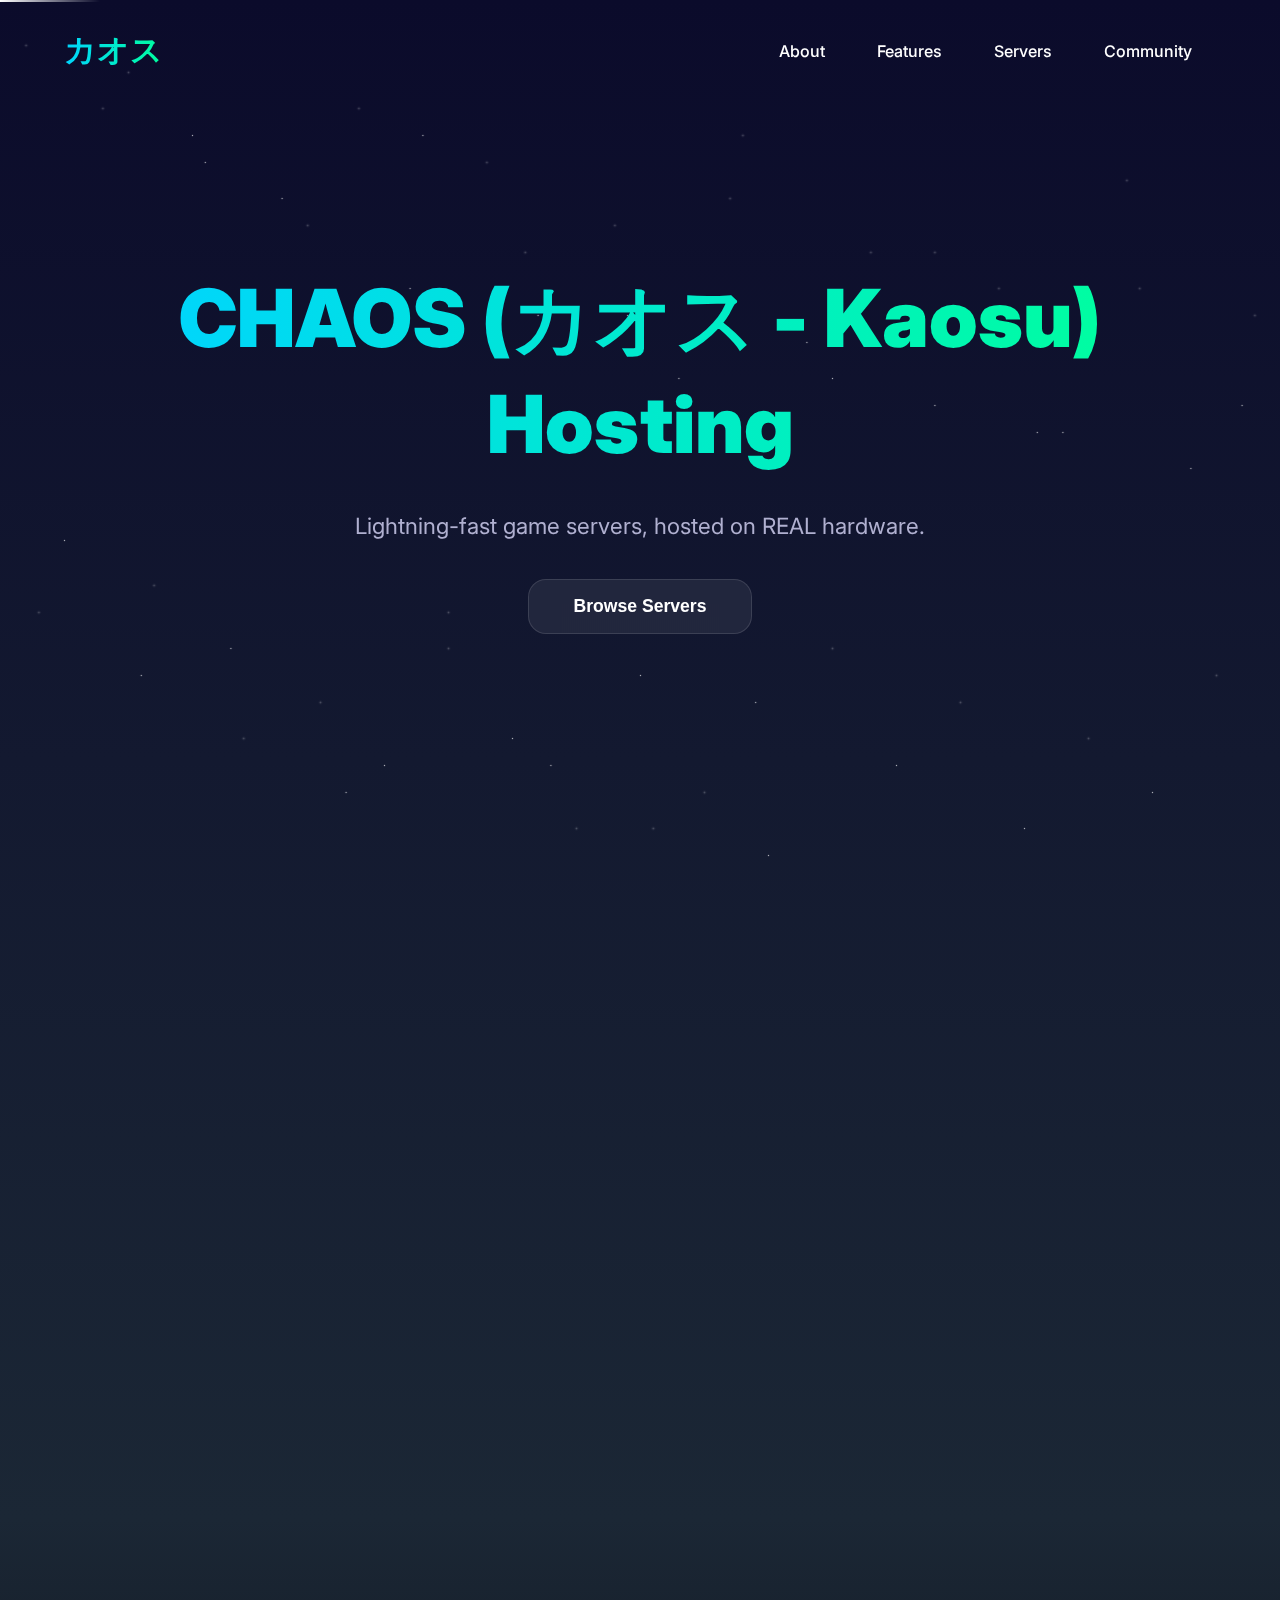
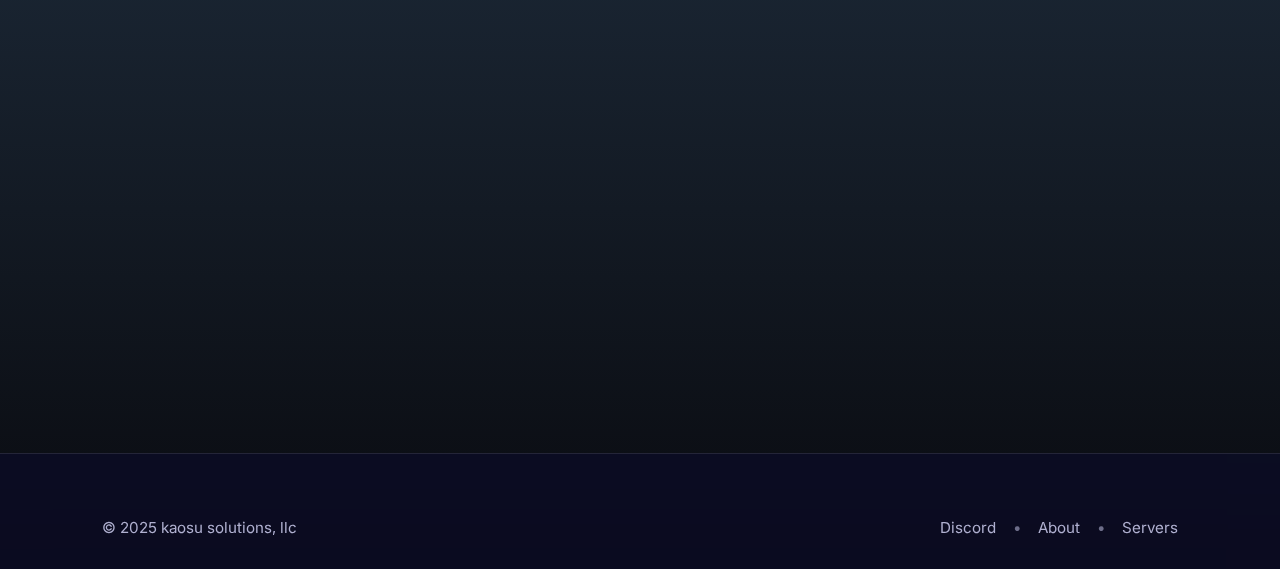
<file: index.html>
<!-- 
 
    made with ❤️ by
        __                              _____
       / /______ _____  _______  __   _|__  /
      / //_/ __ `/ __ \/ ___/ / / /  (_)/_ < 
     / ,< / /_/ / /_/ (__  ) /_/ /  _ ___/ / 
    /_/|_|\__,_/\____/____/\__,_/  (_)____/  

    note..
        - this code/file is protected by basic intellectual property rights, if found duplicated/reproduced without permission, legal action may occur.
        - this was made for "CHAOS (kaosu) Hosting", only authorized for use on any subdomain and/or path associated with "kaosu.xyz" and "kaosu-hosting.online"

-->

<!DOCTYPE html>
<html lang="en">
<head>
  <meta charset="UTF-8">
  <meta name="viewport" content="width=device-width, initial-scale=1.0">
  <title>CHAOS Hosting | Light-Speed Server Hosting</title>

  <link href="https://fonts.googleapis.com/css2?family=Inter:wght@300;400;500;600;700;900&display=swap" rel="stylesheet">

  <link href="https://unpkg.com/aos@2.3.1/dist/aos.css" rel="stylesheet">
  <link rel="stylesheet" href="assets/css/style.css">
</head>
<body>
  <div class="stars"></div>
  <div class="shooting-star"></div>
  <div class="shooting-star"></div>
  <div class="shooting-star"></div>
  <div class="shooting-star"></div>
  <div class="shooting-star"></div>

  <nav id="navbar">
    <div class="logo">カオス</div>
    <div class="nav-links">
      <a href="#about">About</a>
      <a href="#features">Features</a>
      <a href="servers.html">Servers</a>
      <a href="https://discord.gg/45Mvq8AgQE">Community</a>
    </div>
  </nav>

  <section class="hero" data-aos="fade-up">
    <h1>CHAOS (カオス - Kaosu) Hosting</h1>
    <p>Lightning-fast game servers, hosted on REAL hardware.</p>
    <a href="servers.html"><button class="btn"><span>Browse Servers</span></button></a>
  </section>

  <section id="about">
    <div data-aos="fade-up">
      <h2>About CHAOS Hosting</h2>
      <p style="max-width:900px;margin:0 auto;text-align:center;font-size:1.2rem;color:var(--text-light);line-height:1.8;">
        Fast, low-latency servers for BeamMP, and more games soon!<br>
        Hosted on real hardware, on quick networks!<br>
        Please note, I am working on making these servers public (so y'all can host your own)
      </p>
    </div>
  </section>

  <section id="features">
    <h2 data-aos="fade-up">About Our Servers</h2>
    <div class="tiles">
      <div class="tile" data-aos="fade-up" data-aos-delay="100">
        <h3>Performance</h3>
        <p><span class="bold">Low Ping</span>: 4-300ms (depending on your location)<br>
           <span class="bold">Real Hardware</span>: No VPS, all real.<br>
           <span class="bold">Gigabit Networking</span>: Our servers are hosted on gigabit-networks!</p>
      </div>

      <div class="tile" data-aos="fade-up" data-aos-delay="200">
        <h3>Capacity</h3>
        <p>Up to 30 players can run smoothly with mods!</p>
      </div>
    </div>
  </section>

  <footer>
    <div class="footer-content">
      <p>© 2025 kaosu solutions, llc</p>
      <div class="footer-links">
        <a href="https://discord.gg/45Mvq8AgQE">Discord</a>
        <span>•</span>
        <a href="#about">About</a>
        <span>•</span>
        <a href="servers.html">Servers</a>
      </div>
    </div>
  </footer>

  <script src="assets/js/servers-logic.js"></script>
  <script src="assets/js/nav-scroll.js"></script>
  <script src="https://unpkg.com/aos@2.3.1/dist/aos.js"></script>
  <script>AOS.init({ duration: 900, once: true });</script>
</body>
</html>
</file>
<file: assets/css/style.css>
/* 
 
    made with ❤️ by
        __                              _____
       / /______ _____  _______  __   _|__  /
      / //_/ __ `/ __ \/ ___/ / / /  (_)/_ < 
     / ,< / /_/ / /_/ (__  ) /_/ /  _ ___/ / 
    /_/|_|\__,_/\____/____/\__,_/  (_)____/  

    note..
        - this code/file is protected by basic intellectual property rights, if found duplicated/reproduced without permission, legal action may occur.
        - this was made for "CHAOS (kaosu) Hosting", only authorized for use on any subdomain and/or path associated with "kaosu.xyz" and "kaosu-hosting.online"

*/

:root {
    --bg-start: #0b0b2b;
    --bg-mid: #1b2735;
    --bg-end: #090a0f;
    --glass: rgba(255, 255, 255, 0.07);
    --glass-border: rgba(255, 255, 255, 0.12);
    --accent: #00d4ff;
    --text: #e8e8ff;
    --text-light: #b0b0d0;
}

* { margin:0; padding:0; box-sizing:border-box; }
body {
    font-family: 'Inter', sans-serif;
    background: linear-gradient(to bottom, var(--bg-start), var(--bg-mid) 70%, var(--bg-end));
    color: var(--text);
    min-height: 100vh;
    overflow-x: hidden;
}

.stars {
    width: 1px; height: 1px; position: absolute; background: white;
    box-shadow: 
    2vw 5vh 2px white, 10vw 8vh 2px white, 15vw 15vh 1px white,
    22vw 22vh 1px white, 28vw 12vh 2px white, 32vw 32vh 1px white,
    38vw 18vh 2px white, 42vw 35vh 1px white, 48vw 25vh 2px white,
    53vw 42vh 1px white, 58vw 15vh 2px white, 63vw 38vh 1px white,
    68vw 28vh 2px white, 73vw 45vh 1px white, 78vw 32vh 2px white,
    83vw 48vh 1px white, 88vw 20vh 2px white, 93vw 52vh 1px white,
    98vw 35vh 2px white, 5vw 60vh 1px white, 12vw 65vh 2px white,
    18vw 72vh 1px white, 25vw 78vh 2px white, 30vw 85vh 1px white,
    35vw 68vh 2px white, 40vw 82vh 1px white, 45vw 92vh 2px white,
    50vw 75vh 1px white, 55vw 88vh 2px white, 60vw 95vh 1px white,
    65vw 72vh 2px white, 70vw 85vh 1px white, 75vw 78vh 2px white,
    80vw 92vh 1px white, 85vw 82vh 2px white, 90vw 88vh 1px white,
    95vw 75vh 2px white;
    animation: twinkle 8s infinite linear;
    top: 0; left: 0;
}
.stars::after {
    content: "";
    position: absolute;
    width: 1px; height: 1px; background: white;
    box-shadow: 
    8vw 12vh 2px white, 16vw 18vh 1px white, 24vw 25vh 2px white,
    33vw 15vh 1px white, 41vw 28vh 2px white, 49vw 35vh 1px white,
    57vw 22vh 2px white, 65vw 42vh 1px white, 73vw 28vh 2px white,
    81vw 48vh 1px white, 89vw 32vh 2px white, 97vw 45vh 1px white,
    3vw 68vh 2px white, 11vw 75vh 1px white, 19vw 82vh 2px white,
    27vw 88vh 1px white, 35vw 72vh 2px white, 43vw 85vh 1px white,
    51vw 92vh 2px white, 59vw 78vh 1px white;
    animation: twinkle 6s infinite linear reverse;
}
@keyframes twinkle {
    0%,100% { opacity: 0.8; }
    50% { opacity: 0.4; }
}

.shooting-star {
    position: absolute;
    width: 100px; height: 2px;
    background: linear-gradient(90deg, white, transparent);
    animation: shoot 3s infinite ease-in;
}
.shooting-star:nth-child(1) { top:20%; left:-100px; animation-delay:0s; }
.shooting-star:nth-child(2) { top:35%; left:-100px; animation-delay:1s; }
.shooting-star:nth-child(3) { top:50%; left:-100px; animation-delay:2s; }
.shooting-star:nth-child(4) { top:65%; left:-100px; animation-delay:1.5s; }
.shooting-star:nth-child(5) { top:80%; left:-100px; animation-delay:0.7s; }

@keyframes shoot {
    0%   { transform: translateX(0) translateY(0) rotate(25deg); opacity:1; }
    100% { transform: translateX(120vw) translateY(50vh) rotate(25deg); opacity:0; }
}

nav {
    position: fixed;
    top: 0; left: 0; right: 0;
    padding: 1.8rem 5%;
    display: flex;
    justify-content: space-between;
    align-items: center;
    z-index: 1000;
    transition: all 0.4s ease;
}
nav.scrolled {
    background: rgba(11, 11, 43, 0.7);
    backdrop-filter: blur(20px);
    padding: 1rem 5%;
    box-shadow: 0 10px 30px rgba(0,0,0,0.5);
}
.logo { font-size: 2rem; font-weight: 900; background: linear-gradient(90deg, #00d4ff, #00ff9d); -webkit-background-clip: text; -webkit-text-fill-color: transparent; }
.nav-links a {
    color: white; margin: 0 1.5rem; text-decoration: none; font-weight: 500; transition: 0.3s;
}
.nav-links a:hover { color: var(--accent); }

.hero {
    height: 100vh;
    display: flex;
    flex-direction: column;
    justify-content: center;
    align-items: center;
    text-align: center;
    padding: 0 10%;
}
.hero h1 {
    font-size: 5rem;
    font-weight: 900;
    background: linear-gradient(90deg, #00d4ff, #00ff9d);
    -webkit-background-clip: text;
    -webkit-text-fill-color: transparent;
    margin-bottom: 1rem;
}
.hero p { font-size: 1.4rem; max-width: 700px; color: var(--text-light); margin: 1.5rem 0 2.5rem; }

.btn {
    position: relative;
    padding: 1rem 2.8rem;
    background: var(--glass);
    border: 1px solid var(--glass-border);
    border-radius: 18px;
    color: white;
    font-weight: 600;
    font-size: 1.1rem;
    cursor: pointer;
    overflow: hidden;
    backdrop-filter: blur(12px);
    transition: all 0.4s;
}
.btn::before {
    content: '';
    position: absolute;
    top: 0; left: -100%;
    width: 100%; height: 100%;
    background: linear-gradient(90deg, transparent, rgba(255,255,255,0.2), transparent);
    transition: 0.7s;
}
.btn:hover::before { left: 100%; }
.btn span { position: relative; z-index: 2; }

section { padding: 140px 8%; }
h2 {
    font-size: 3.2rem;
    text-align: center;
    margin-bottom: 4rem;
    background: linear-gradient(90deg, #00d4ff, #00ff9d);
    -webkit-background-clip: text;
    -webkit-text-fill-color: transparent;
}

.tiles {
    display: grid;
    grid-template-columns: repeat(auto-fit, minmax(320px, 1fr));
    gap: 2rem;
    max-width: 1400px;
    margin: 0 auto;
}
.tile {
    position: relative;
    background: var(--glass);
    border: 1px solid var(--glass-border);
    border-radius: 24px;
    padding: 2.5rem;
    overflow: hidden;
    backdrop-filter: blur(16px);
    transition: transform 0.4s ease;
}
.tile:hover { transform: translateY(-12px); }
.tile::before {
    content: '';
    position: absolute;
    top: var(--my, 50%);
    left: var(--mx, 50%);
    width: 300px;
    height: 300px;
    background: radial-gradient(circle, rgba(0,212,255,0.25), transparent 70%);
    transform: translate(-50%, -50%);
    opacity: 0;
    transition: opacity 0.3s;
    pointer-events: none;
}
.tile:hover::before { opacity: 1; }

.tile img {
    width: 80px; height: 80px;
    object-fit: contain;
    margin-bottom: 1.5rem;
    filter: drop-shadow(0 0 10px rgba(0,212,255,0.5));
}
.tile h3 { font-size: 1.6rem; margin-bottom: 1rem; }
.tile p { color: var(--text-light); line-height: 1.7; }
.tile .bold { font-weight: 700; color: var(--accent); }

.server-list { max-width: 900px; margin: 0 auto; }
.server-card {
    background: var(--glass);
    border: 1px solid var(--glass-border);
    border-radius: 20px;
    padding: 2rem;
    margin-bottom: 1.5rem;
    backdrop-filter: blur(16px);
    cursor: pointer;
    transition: transform 0.3s;
}
.server-card:hover { transform: translateY(-5px); }

footer {
  padding: 4rem 8% 2rem;
  background: rgba(11, 11, 43, 0.6);
  backdrop-filter: blur(20px);
  border-top: 1px solid rgba(255, 255, 255, 0.1);
  margin-top: auto;
}

.footer-content {
  max-width: 1400px;
  margin: 0 auto;
  display: flex;
  justify-content: space-between;
  align-items: center;
  flex-wrap: wrap;
  gap: 1rem;
  color: var(--text-light);
  font-size: 0.95rem;
}

.footer-links a {
  color: var(--text-light);
  text-decoration: none;
  transition: color 0.3s;
}

.footer-links a:hover {
  color: var(--accent);
}

.footer-links span {
  margin: 0 0.8rem;
  opacity: 0.6;
}

@media (max-width: 768px) {
  .footer-content {
    flex-direction: column;
    text-align: center;
  }
  .footer-links span { display: none; }
}
</file>
